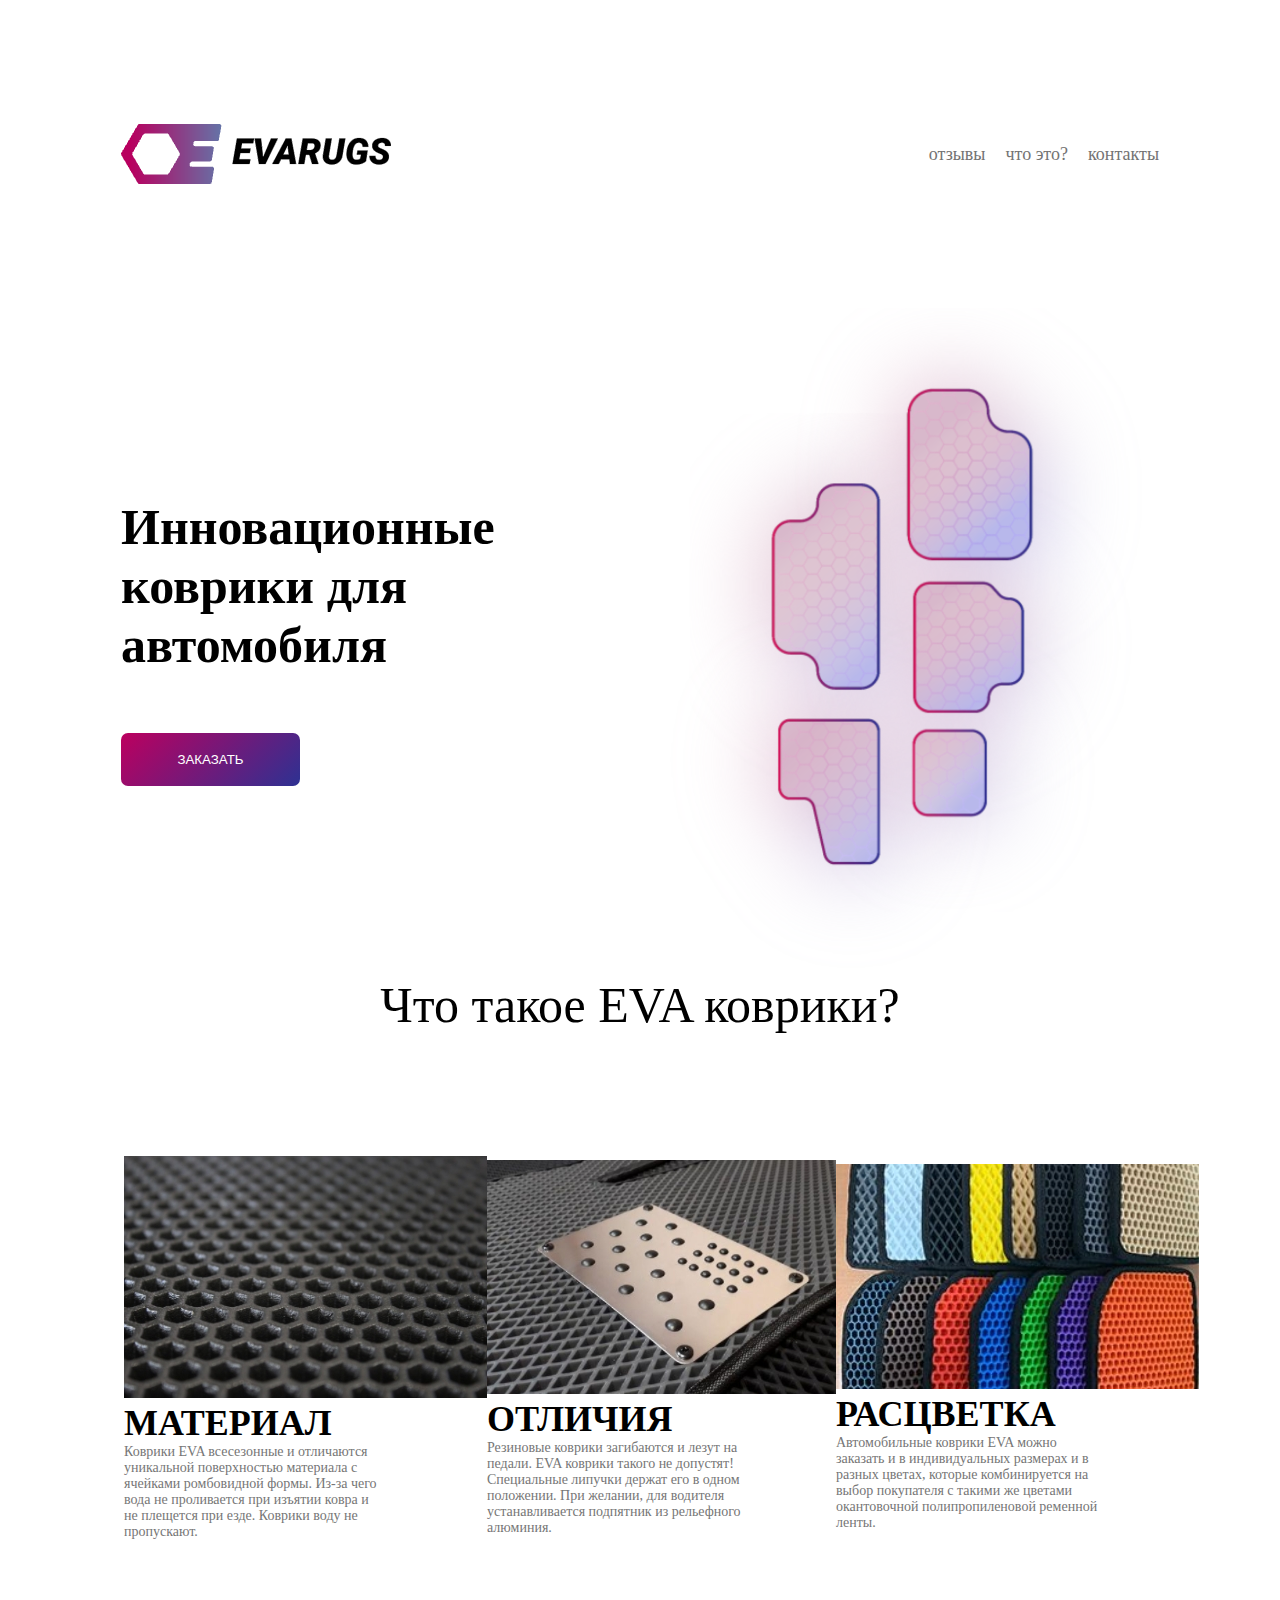
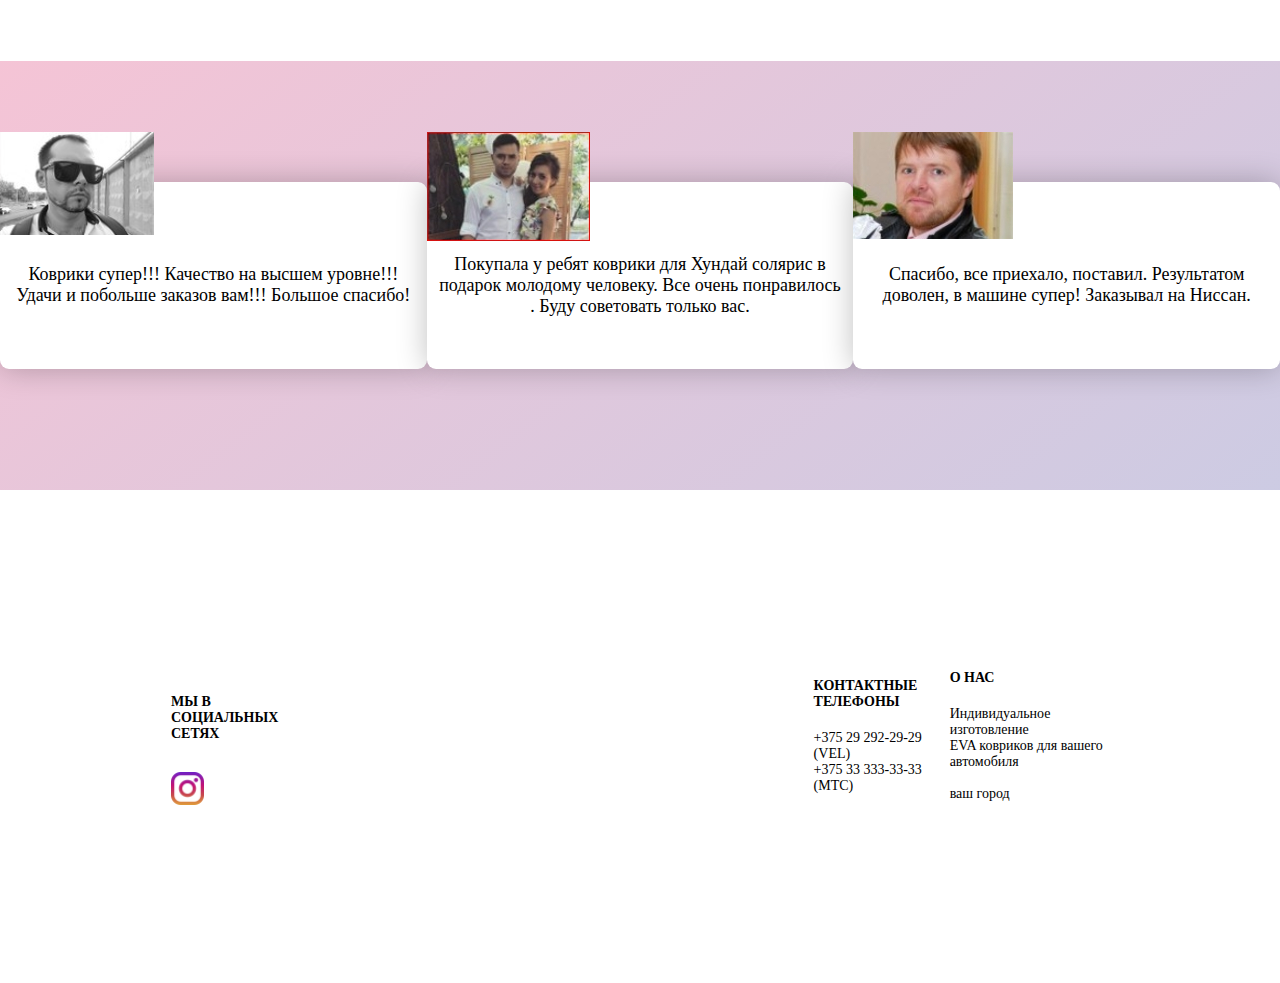
<file: index.html>
<!DOCTYPE html>
<html lang="en">

<head>
    <meta charset="UTF-8">
    <meta name="viewport" content="width=device-width, initial-scale=1.0">
    <title>Document</title>
    <link rel="stylesheet" href="https://cdnjs.cloudflare.com/ajax/libs/font-awesome/6.7.2/css/all.min.css">
    <link rel="stylesheet" href="./style.css">
</head>

<body>
    <header>
        <div class="container">
            <img src="./Сочетание 1.png" alt="">
            <nav>
                <a href="#">отзывы</a>
                <a href="#">что это?</a>
                <a href="#">контакты</a>
            </nav>
            <i id="icon" class="fa-solid fa-bars"></i>
        </div>
    </header>
    <main>
        <section id="hero">
            <div class="container">
                <div class="content">
                    <h1>Инновационные коврики
                        для автомобиля</h1>
                    <a href="./form.html"><button class="btn">ЗАКАЗАТЬ</button></a>
                </div>
                <img class="imgContent" src="./коврф 1.png" alt="">
            </div>
            <p class="text">Что такое EVA коврики?</p>
        </section>
    </main>


    <main>
        <section id="hero1">
            <div class="container">
                <div class="content1">
                    <img src="./image00004 1.jpeg" alt="">
                    <h1>МАТЕРИАЛ</h1>
                    <p>Коврики EVA всесезонные и отличаются <br>
                        уникальной поверхностью материала с <br>
                        ячейками ромбовидной формы. Из-за чего <br>
                        вода не проливается при изъятии ковра и <br>
                        не плещется при езде. Коврики воду не <br>
                        пропускают.</p>
                </div>

                <div class="content1">
                    <img src="./file 1.jpeg" alt="">
                    <h1>ОТЛИЧИЯ</h1>
                    <p>Резиновые коврики загибаются и лезут на <br>
                        педали. EVA коврики такого не допустят! <br>
                        Специальные липучки держат его в одном <br>
                        положении. При желании, для водителя <br>
                        устанавливается подпятник из рельефного <br>
                        алюминия.</p>
                </div>

                <div class="content1">
                    <img src="./kov1-1-300x225 1.jpeg" alt="">
                    <h1>РАСЦВЕТКА</h1>
                    <p>Автомобильные коврики EVA можно <br>
                        заказать и в индивидуальных размерах и в <br>
                        разных цветах, которые комбинируется на <br>
                        выбор покупателя с такими же цветами <br>
                        окантовочной полипропиленовой ременной <br>
                        ленты.</p>
                </div>
            </div>
        </section>

        <section id="hero2">
            <div class="container">

               <div class="card">
                <h2>Коврики супер!!! Качество на высшем уровне!!! <br>
                    Удачи и побольше заказов вам!!! Большое спасибо!</h2>
                <div class="profile-box">
                    <img src="./otz1 1.png" alt="">
                </div>
               </div>

               <div class="card">
                <h2>Покупала у ребят коврики для Хундай солярис в <br>
                подарок молодому человеку. Все очень понравилось <br>
                . Буду советовать только вас.</h2>
                <div class="profile-box">
                    <img src="./otz2 1.jpeg" alt="">
                </div>
               </div>

               <div class="card">
                <h2>Спасибо, все приехало, поставил. Результатом <br>
                доволен, в машине супер! Заказывал на Ниссан.</h2>
                <div class="profile-box">
                    <img src="./otz3 1.jpeg" alt="">
                </div>
               </div>
            </div>
        </section>
    </main>

    <footer>
        <div class="container">
            <div class="box3">
                <div class="box">
                    <h4>МЫ В СОЦИАЛЬНЫХ СЕТЯХ</h4>
                    <img src="./512px-Instagram_new 1.png" alt="">
                </div>
    
                <div class="box1">
                    <h5>КОНТАКТНЫЕ ТЕЛЕФОНЫ</h5>
                    <p>+375 29 292-29-29 (VEL) <br>
                        +375 33 333-33-33 (МТС)</p>
                </div>
            </div>
            <div class="box2">
                <h6>О НАС</h6>
                <p>Индивидуальное изготовление <br>
                EVA ковриков для вашего <br>
                автомобиля <br> <br>
                    ваш город</p>
            </div>
        </div>
    </footer>

    
</body>

</html>
</file>
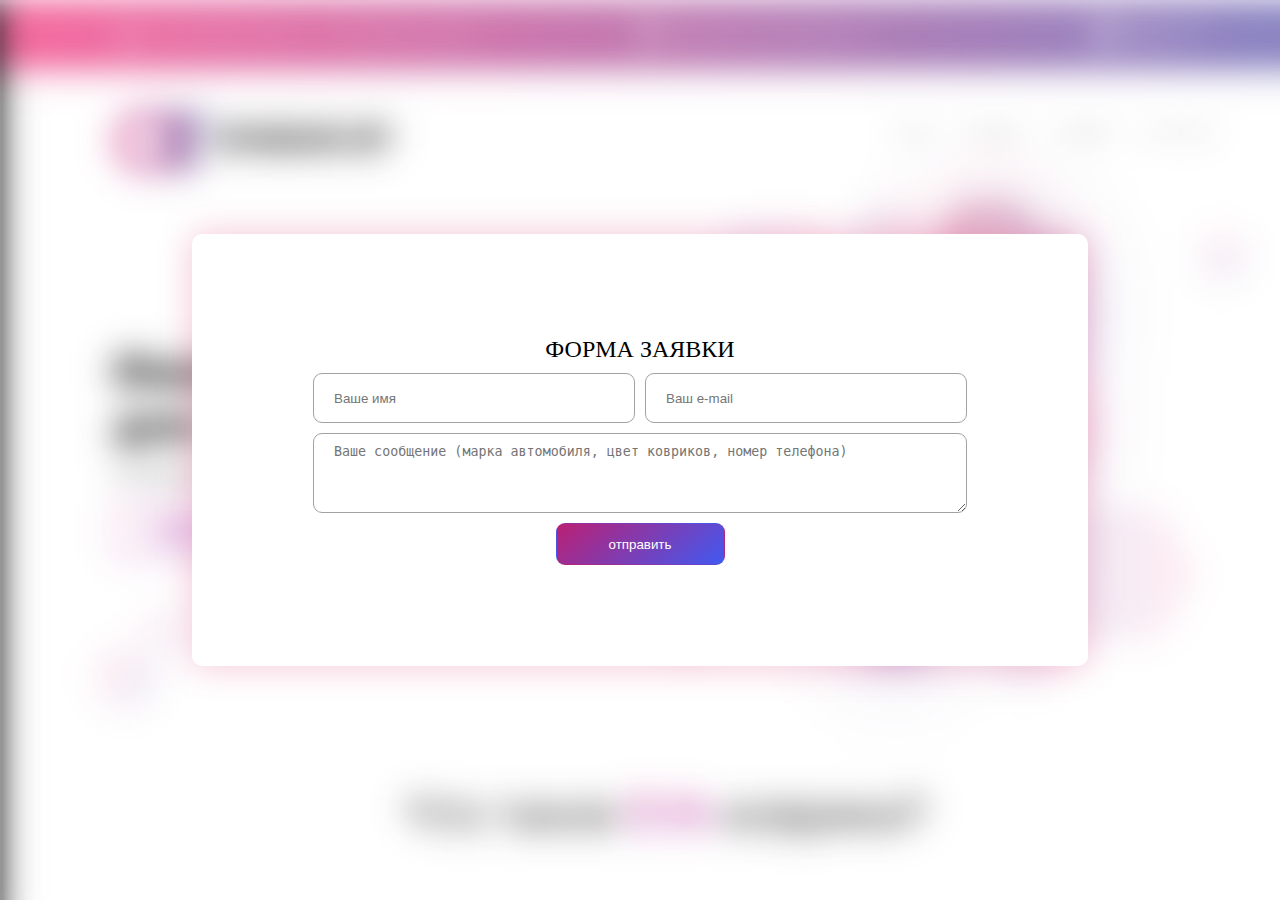
<file: form.html>
<!DOCTYPE html>
<html lang="en">
  <head>
    <meta charset="UTF-8" />
    <meta name="viewport" content="width=device-width, initial-scale=1.0" />
    <title>Document</title>
    <link rel="stylesheet" href="./form.css" />
  </head>
  <body>
            <form action="./index.html">
                <h1>ФОРМА ЗАЯВКИ</h1>
                <div class="inputs">
                    <input placeholder="Ваше имя" type="text">
                    <input placeholder="Ваш e-mail" type="email">
                </div>
                <textarea placeholder="Ваше сообщение (марка автомобиля, цвет ковриков, номер телефона)" name="" id=""></textarea>
                <button>отправить</button>
            </form>
  </body>
</html>
</file>
<file: style.css>
* {
    padding: 0;
    margin: 0;
    box-sizing: border-box;
}

header .container {
    display: flex;
    align-items: center;
    justify-content: space-between;
}

header {
    padding: 124px 121px;
}

nav a {
    color: rgb(115, 115, 115);
    font-family: Roboto;
    font-size: 18px;
    font-weight: 300;
    line-height: 21px;
    letter-spacing: 0%;
    text-align: center;
    text-decoration: none;
}

nav {
    display: flex;
    gap: 20px;
}

#icon {
    display: none;
}

#hero .container {
    display: flex;
    align-items: center;
    justify-content: space-between;
}

#hero {
    padding: 0px 121px;
}


h1 {
    color: rgb(0, 0, 0);
    font-family: Roboto;
    font-size: 50px;
    font-weight: 900;
    line-height: 59px;
    letter-spacing: 0%;
    text-align: left;
}

.btn {
    border-radius: 7px;
    background: linear-gradient(135.87deg, rgb(185, 1, 96) 2.23%, rgb(46, 49, 146) 99.506%);
    width: 179px;
    height: 53px;
    border: none;
    outline: none;
    color: white;
    margin-top: 58px;
}

.imgContent {
    width: 50%;
}

.text {
    font-family: Roboto;
    font-size: 50px;
    font-weight: 400;
    line-height: 59px;
    letter-spacing: 0%;
    text-align: center;
}




/* Tablet screen */
@media (max-width:768px) {
    header {
        padding: 60px 50px;
    }

    nav {
        display: none;
    }

    #icon {
        display: block;
    }

    #hero {
        padding: 0px 50px;
    }

    #hero1 .container {
        display: flex;
        flex-direction: column;
    }

    .content1 {
        width: 100%;
        margin-top: 40px;
        border-radius: 9px;
        box-shadow: 0 2 28 -2 #000;
    }

    #hero2 {
        padding: 37px 50px;
    }

    #hero2 .container {
        flex-direction: column;
        gap: 60px;
    }

    .card {
        width: 100%;
        height: none;
    }

    .profile-box {
        left: 43%;
    }

    .card h2 {
        text-align: center;
    }

    footer {
       padding: 50px 60px;
    }
    footer .container{
        display: flex;
        align-items: center;
        justify-content: space-between;
        gap: 30px;
    }
    footer h6{
        margin-top: 33px;
    }

    footer .box3{
        display: flex;
        gap: 10px;
    }
}

/* Mobile screeen */

@media (max-width:576px) {
    #icon {
        display: none;
    }

    header .container {
        justify-content: center;
    }

    .imgContent {
        display: none;
    }

    h1 {
        color: rgb(0, 0, 0);
        font-family: Roboto;
        font-size: 25px;
        font-weight: 900;
        line-height: 25px;
        letter-spacing: 0%;
        text-align: center;
    }

    .content {
        display: flex;
        align-items: center;
        justify-content: center;
        flex-direction: column;
    }

    .text {
        font-family: Roboto;
        font-size: 20px;
        font-weight: 400;
        line-height: 23px;
        letter-spacing: 0%;
        text-align: center;
        margin-top: 53px;
    }

    #hero {
        background-image: url(./подложка\ 1.png);
        background-repeat: no-repeat;
        background-size: cover;
    }

    footer{
        padding: 50px 60px;
        display: flex;
        justify-content: space-around;
    }

    footer .container{
        flex-direction: column;
        align-items: center;
        gap: 60px;
    }

    footer .box3{
        flex-direction: column-reverse;
        display: flex;
        align-items: center;
        gap: 50px;
    }

}

#hero1 {
    padding: 121px 124px;
}

#hero1 h1 {
    color: rgb(0, 0, 0);
    font-family: Roboto;
    font-size: 36px;
    font-weight: 700;
    line-height: 42px;
    letter-spacing: 0%;
    text-align: left;
    text-decoration: none;
}

#hero1 p {
    color: rgb(118, 118, 118);
    font-family: Roboto;
    font-size: 14px;
    font-weight: 300;
    line-height: 16px;
    letter-spacing: 0%;
    text-align: left;
    text-decoration: none;
}

#hero1 .content {
    padding: 20px;
    border-radius: 9px;
    width: 344px;
    height: 414px;
    background: rgb(255, 255, 255);
}

#hero1 .container {
    display: flex;
    align-items: center;
    justify-content: space-between;
}

#hero2 {
    padding: 121px 0px;
    background: linear-gradient(141.88deg, rgba(212, 20, 90, 0.25) 0.926%, rgba(46, 49, 146, 0.25) 104.886%);
    width: 100%;
}

.card {
    position: relative;
    border-radius: 9px;
    box-shadow: 0px 0px 30px 0px rgba(0, 0, 0, 0.25);
    background: rgb(255, 255, 255);
    width: 456px;
    height: 187px;
    display: flex;
    align-items: center;
    justify-content: center;
}

h2 {
    color: rgb(0, 0, 0);
    font-family: Roboto;
    font-size: 18px;
    font-weight: 300;
    line-height: 21px;
    letter-spacing: 0%;
    text-align: center;
    margin-top: 20px;
}

h3 {
    margin-top: 100px;
    color: rgb(142, 142, 142);
    font-family: Roboto;
    font-size: 13px;
    font-weight: 300;
    line-height: 15px;
    letter-spacing: 0%;
    text-align: center;
}

.profile-box {
    position: absolute;
    top: -50px;
    width: 100%;
}

#hero2 .container {
    display: flex;
    align-items: center;
    justify-content: space-between;

}

footer {
    padding: 124px 121px;
    width: 100%;
}

footer .container {
    padding: 50px 50px;
    display: flex;
    align-items: center;
    justify-content: space-between;
}

.box img {
    margin-top: 30px;
}

.box h4 {
    margin-top: 30px;
    color: rgb(0, 0, 0);
    font-family: Roboto;
    font-size: 14px;
    font-weight: 700;
    line-height: 16px;
    letter-spacing: 0%;
    text-align: left;
}

.box1 h5 {
    color: rgb(0, 0, 0);
    font-family: Roboto;
    font-size: 14px;
    font-weight: 700;
    line-height: 16px;
    letter-spacing: 0%;
    text-align: left;
}

.box1 p {
    color: rgb(0, 0, 0);
    font-family: Roboto;
    font-size: 14px;
    font-weight: 300;
    margin-top: 20px;
}

.box2 h6 {
    color: rgb(0, 0, 0);
    font-family: Roboto;
    font-size: 14px;
    font-weight: 700;
    line-height: 16px;
    letter-spacing: 0%;
    text-align: left;

}

.box2 p {
    color: rgb(0, 0, 0);
    font-family: Roboto;
    font-size: 14px;
    font-weight: 300;
    letter-spacing: 0%;
    text-align: left;
    margin-top: 20px;
}
.box3{
    display: flex;
    align-items: center;
    gap: 500px;
}
</file>
<file: form.css>
* {
  margin: 0;
  padding: 0;
  box-sizing: border-box;
}

body {
  display: flex;
  align-items: center;
  justify-content: center;
  background-image: url(Rectangle\ 18.png);
  background-repeat: no-repeat;
  background-size: cover;
  height: 100vh;
}

form {
  width: 70%;
  display: flex;
  flex-direction: column;
  padding: 100px 120px;
  justify-content: center;
  align-items: center;
  background-color: white;
  gap: 10px;
  border: 1px solid transparent;
  border-radius: 10px;
  box-shadow: 0px 0px 35px 0px rgba(212, 20, 90, 0.25);
}

textarea {
  width: 100%;
  height: 80px;
  border: 1px solid rgb(162, 162, 162);
  border-radius: 9px;
  padding: 10px 20px;
}

.inputs {
  width: 100%;
  display: flex;
  flex-direction: row;
  gap: 10px;
}

input {
  width: 50%;
  height: 50px;
  border: 1px solid rgb(162, 162, 162);
  border-radius: 9px;
  padding-left: 20px;
}

h1 {
  color: rgb(0, 0, 0);
  font-family: Roboto;
  font-size: 24px;
  font-weight: 500;
  line-height: 28px;
  letter-spacing: 0%;
  text-align: center;
}

button {
  color: white;
  width: 169px;
  height: 42px;
  border: 1px solid transparent;
  border-radius: 9px;
  background: linear-gradient(
    140.12deg,
    rgb(212, 20, 90) -20.965%,
    rgb(61, 91, 245) 102.951%
  );
}

@media (max-width: 768px) {
  form {
    padding: 50px;
  }

  .inputs {
    display: flex;
    flex-direction: column;
  }

  input {
    width: 100%;
  }
}

@media (max-width: 320px) {
  form {
    padding: 25px;
    width: 80%;
  }
}
</file>
